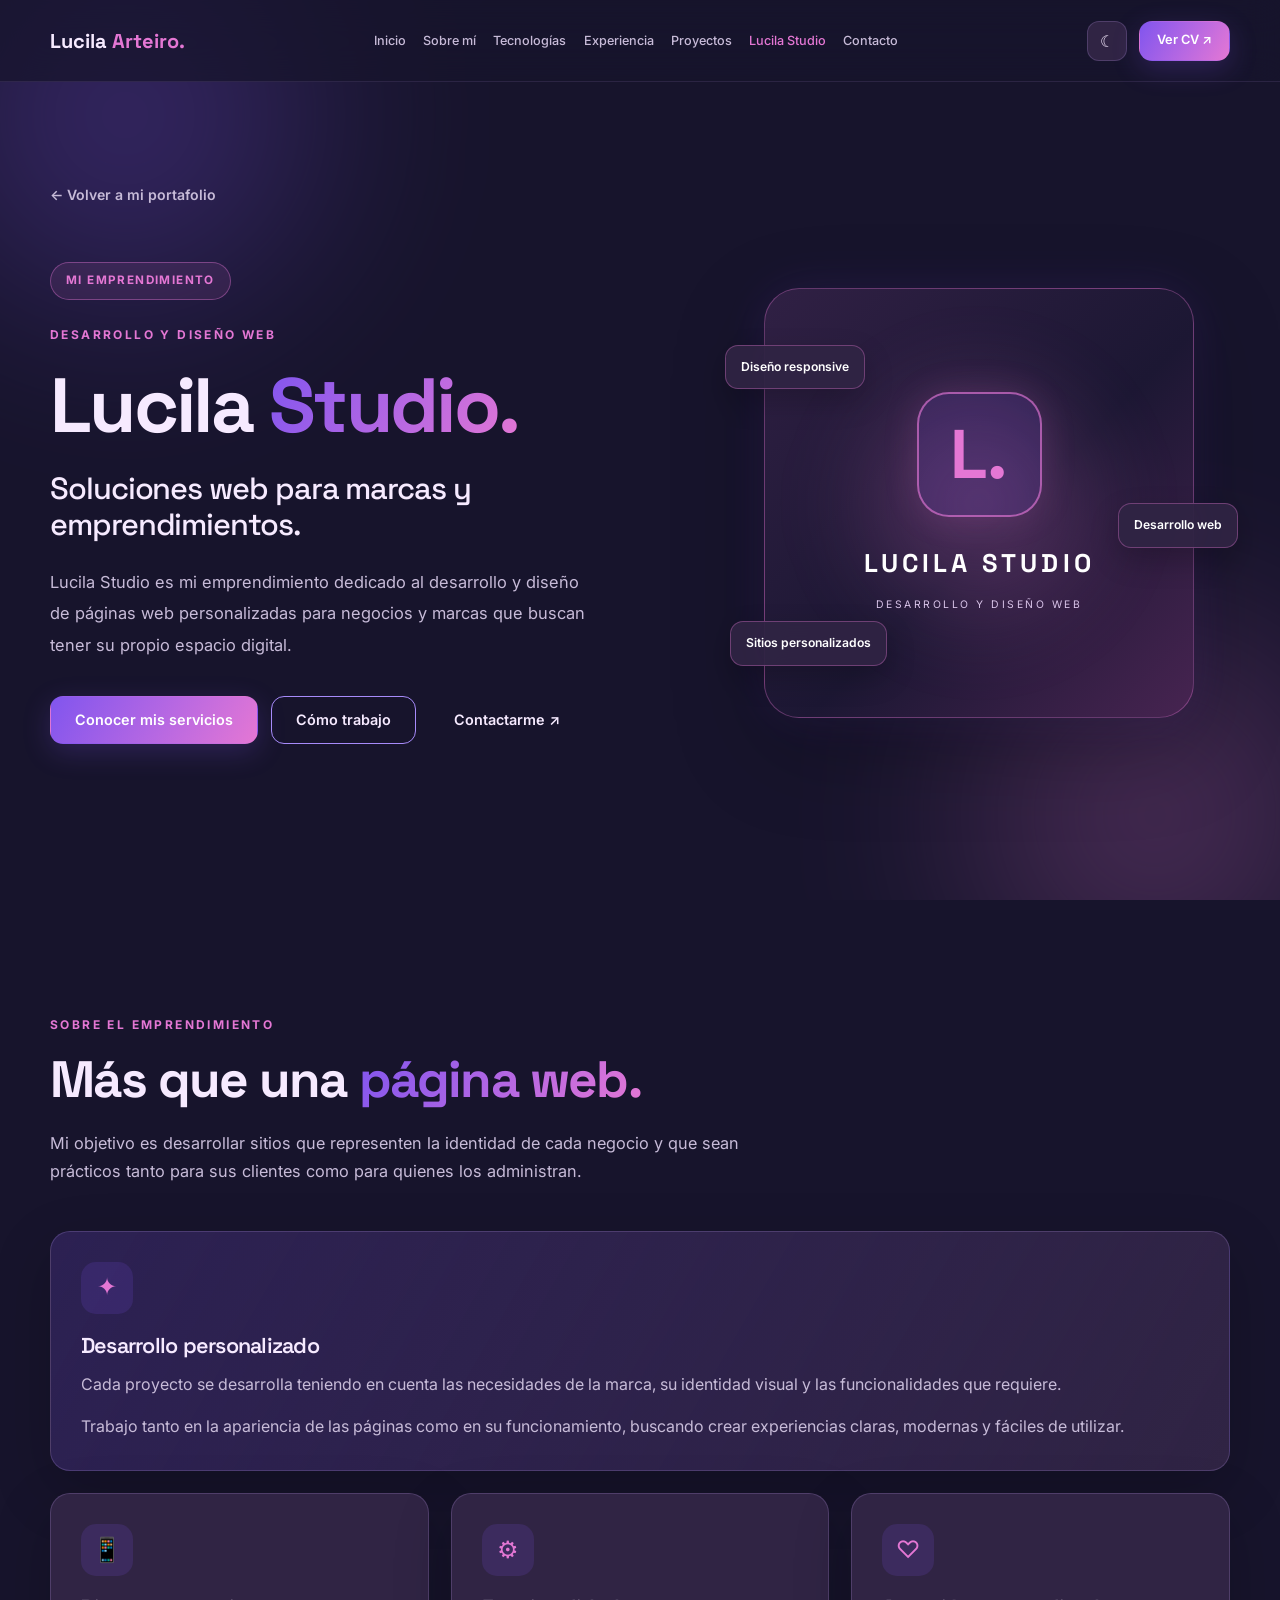
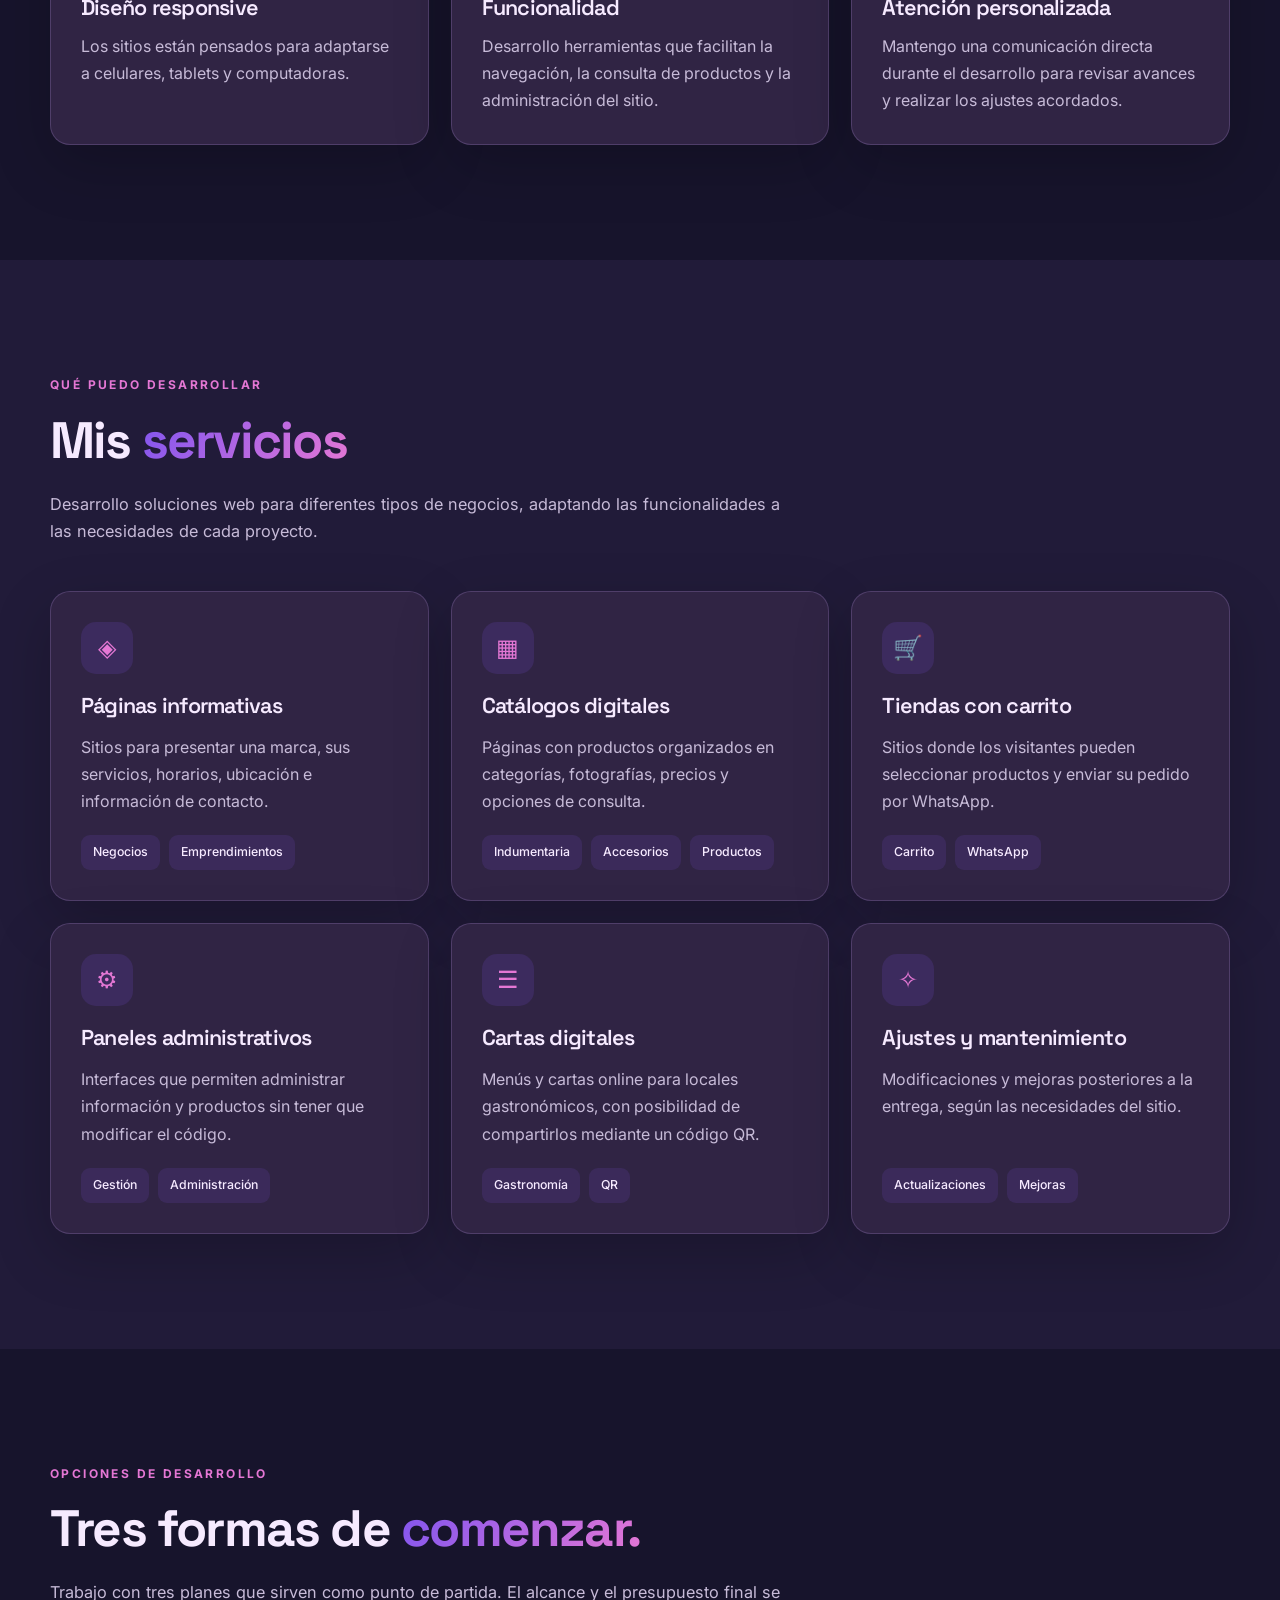
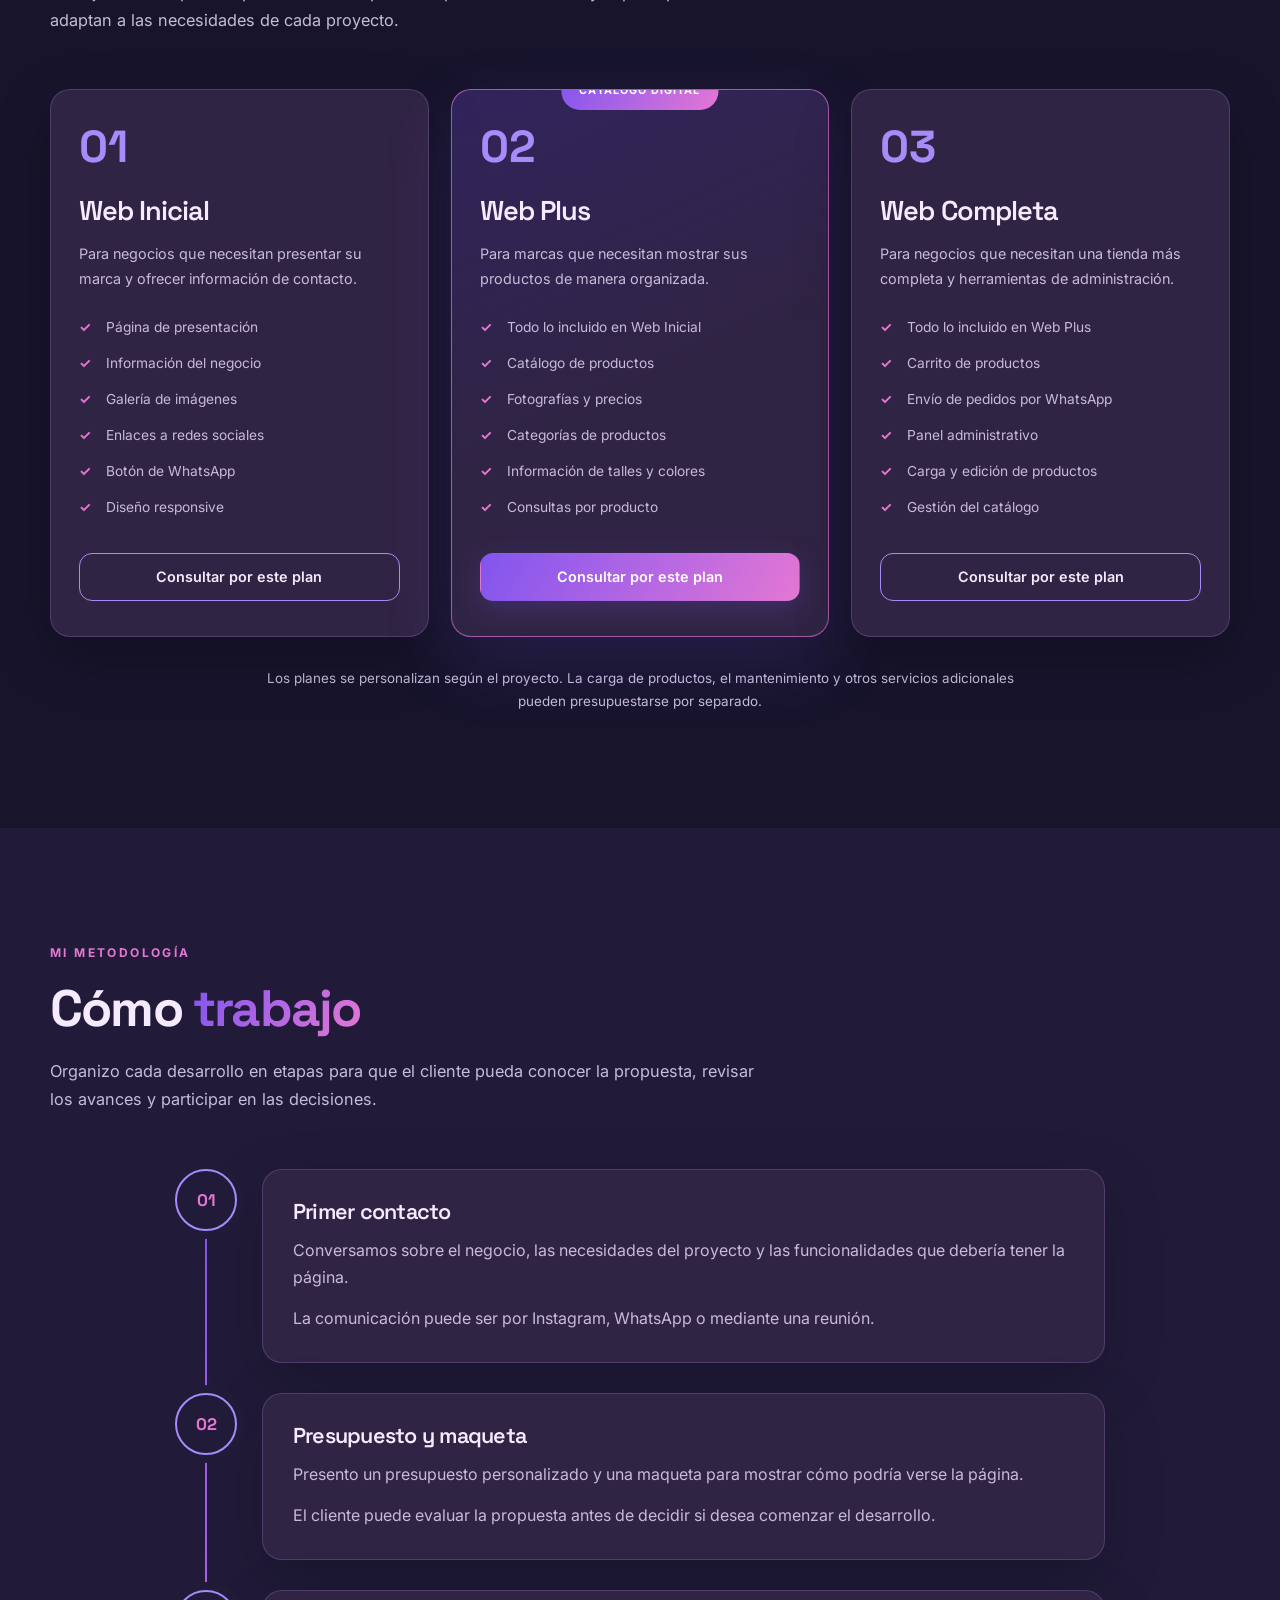
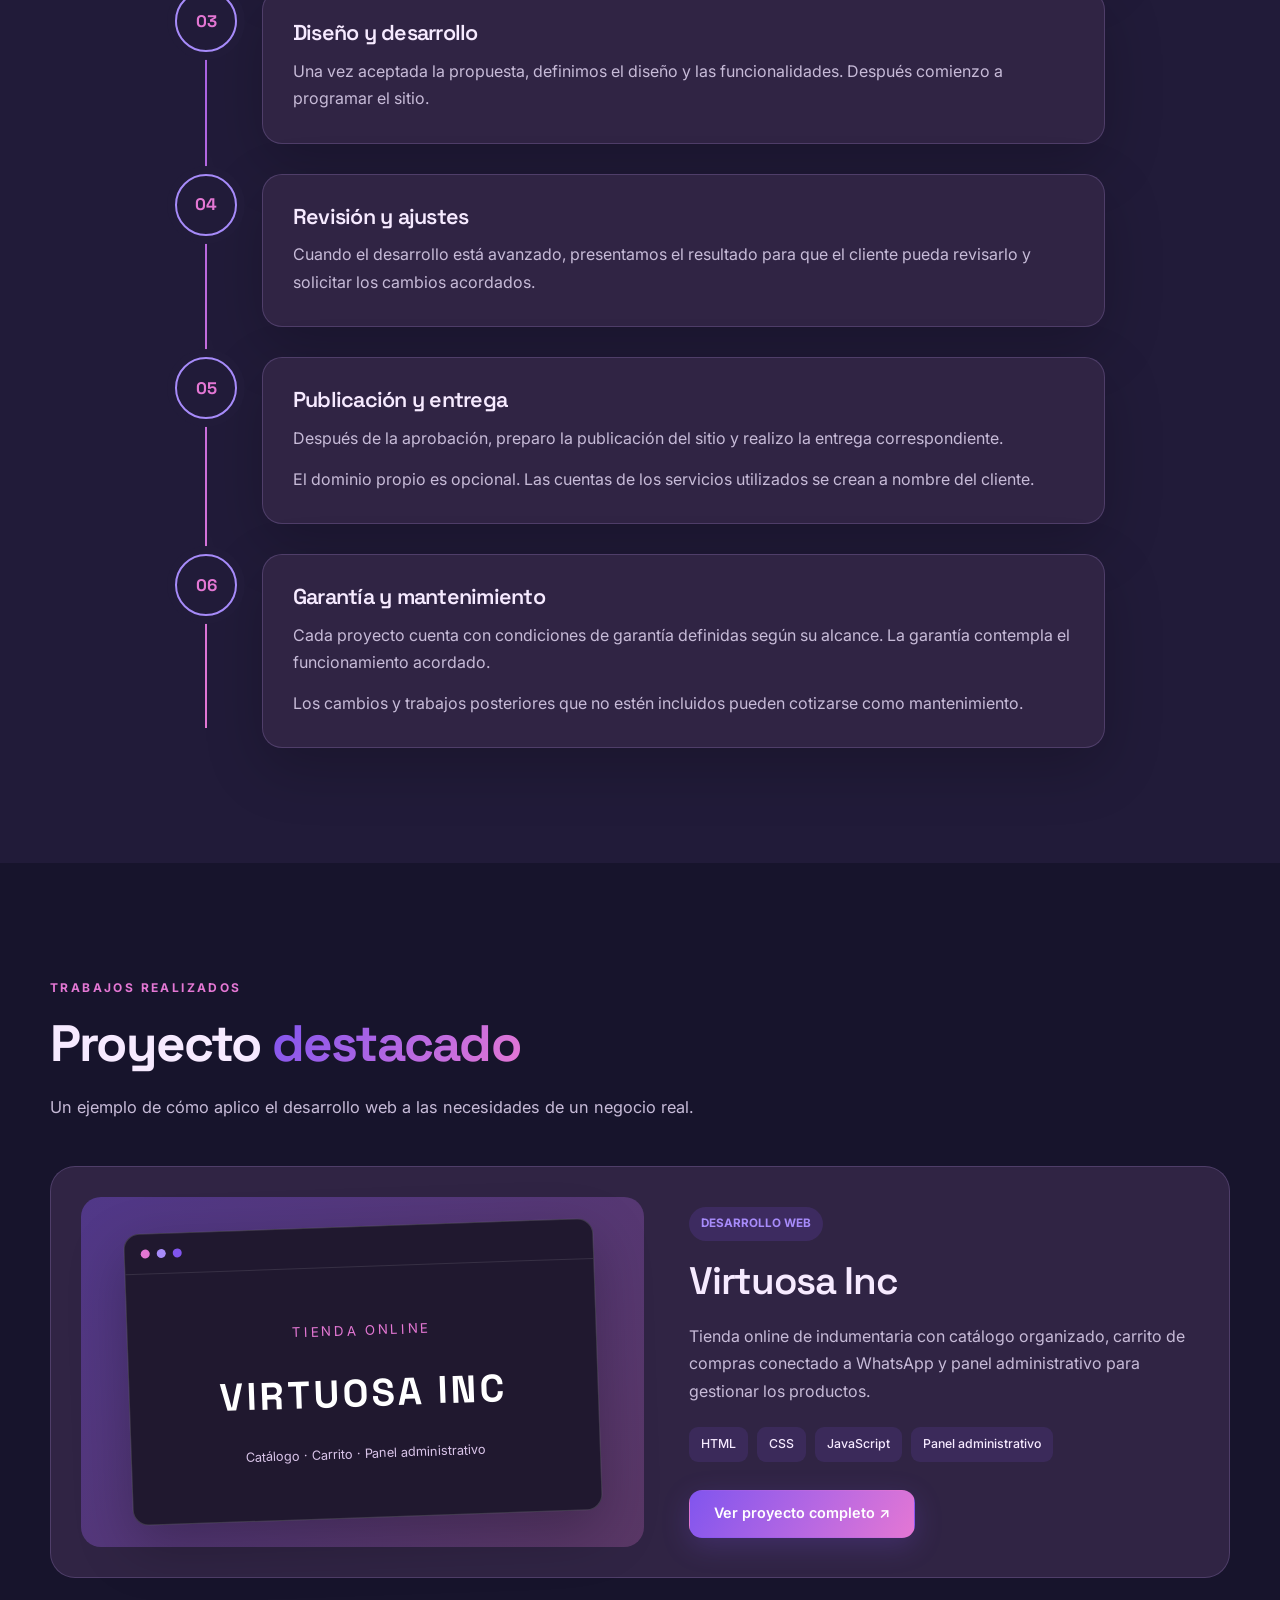
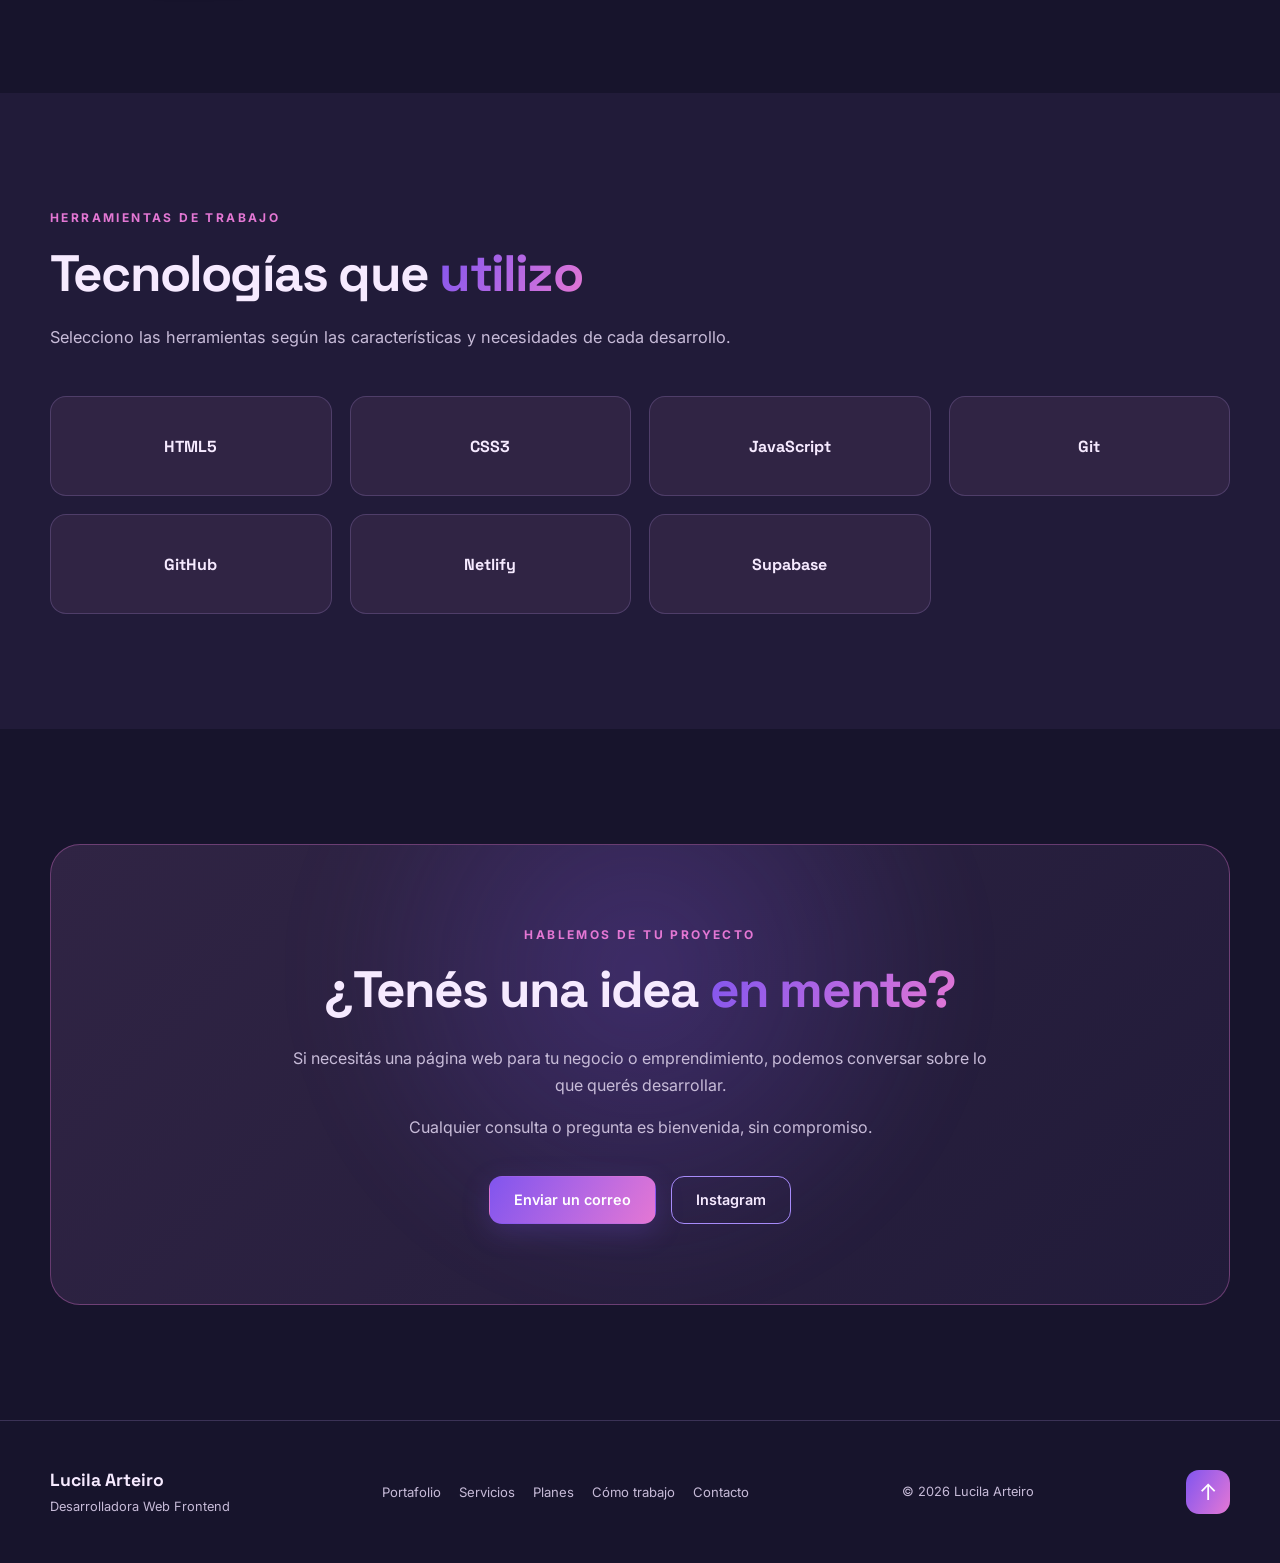
<file: studio.html>
<!DOCTYPE html>
<html lang="es">
  <head>
    <meta charset="UTF-8" />

    <meta name="viewport" content="width=device-width, initial-scale=1.0" />

    <meta
      name="description"
      content="Conocé Lucila Studio, mi emprendimiento de desarrollo y diseño web para negocios, marcas y emprendimientos."
    />

    <title>Lucila Studio | Lucila Arteiro</title>

    <!-- Tipografías -->
    <link rel="preconnect" href="https://fonts.googleapis.com" />

    <link rel="preconnect" href="https://fonts.gstatic.com" crossorigin />

    <link
      href="https://fonts.googleapis.com/css2?family=Inter:wght@400;500;600;700&family=Space+Grotesk:wght@400;500;600;700&display=swap"
      rel="stylesheet"
    />
    <!-- favicon -->
    <link rel="icon" type="image/png" href="./assets/favicon (2).png" />

    <!-- Estilos -->
    <link rel="stylesheet" href="styles.css" />
    <link rel="stylesheet" href="studio.css" />

    <!-- JavaScript -->
    <script src="app.js" defer></script>
    <script src="studio.js" defer></script>
  </head>

  <body>
    <!-- =====================================
       ENCABEZADO
  ====================================== -->

    <header class="header">
      <nav class="nav container" aria-label="Navegación principal">
        <a href="index.html#inicio" class="brand">
          Lucila <span>Arteiro.</span>
        </a>

        <button
          class="menu-toggle"
          aria-label="Abrir menú"
          aria-expanded="false"
          aria-controls="nav-links"
        >
          ☰
        </button>

        <div class="nav-links" id="nav-links">
          <a href="index.html#inicio"> Inicio </a>

          <a href="index.html#sobre-mi"> Sobre mí </a>

          <a href="index.html#tecnologias"> Tecnologías </a>

          <a href="index.html#experiencia"> Experiencia </a>

          <a href="index.html#proyectos"> Proyectos </a>

          <a href="#studio-inicio" class="active"> Lucila Studio </a>

          <a href="index.html#contacto"> Contacto </a>
        </div>

        <div class="nav-actions">
          <button
            class="theme-toggle"
            aria-label="Cambiar tema"
            title="Cambiar tema"
          >
            ☾
          </button>

          <a
            href="assets/cv-lucila-arteiro.pdf"
            target="_blank"
            rel="noopener"
            class="btn btn-primary btn-small"
          >
            Ver CV ↗
          </a>
        </div>
      </nav>
    </header>

    <main>
      <!-- =====================================
         1. PORTADA LUCILA STUDIO
    ====================================== -->

      <section class="studio-hero" id="studio-inicio">
        <div class="glow glow-one"></div>
        <div class="glow glow-two"></div>

        <div class="container">
          <a href="index.html" class="studio-back">
            ← Volver a mi portafolio
          </a>

          <div class="studio-hero-grid">
            <div class="studio-hero-content">
              <span class="studio-badge"> MI EMPRENDIMIENTO </span>

              <p class="eyebrow">DESARROLLO Y DISEÑO WEB</p>

              <h1>
                Lucila
                <span class="gradient-text"> Studio. </span>
              </h1>

              <h2>Soluciones web para marcas y emprendimientos.</h2>

              <p class="studio-hero-description">
                Lucila Studio es mi emprendimiento dedicado al desarrollo y
                diseño de páginas web personalizadas para negocios y marcas que
                buscan tener su propio espacio digital.
              </p>

              <div class="studio-hero-actions">
                <a href="#servicios" class="btn btn-primary">
                  Conocer mis servicios
                </a>

                <a href="#proceso" class="btn btn-outline"> Cómo trabajo </a>

                <a href="#studio-contacto" class="btn btn-ghost">
                  Contactarme ↗
                </a>
              </div>
            </div>

            <!-- Identidad visual -->
            <div class="studio-hero-visual">
              <div class="studio-identity-card">
                <div class="studio-identity-glow"></div>

                <div class="studio-identity-logo">
                  <span class="studio-identity-symbol"> L. </span>

                  <strong> LUCILA STUDIO </strong>

                  <small> DESARROLLO Y DISEÑO WEB </small>
                </div>

                <span class="studio-float studio-float-one">
                  Diseño responsive
                </span>

                <span class="studio-float studio-float-two">
                  Desarrollo web
                </span>

                <span class="studio-float studio-float-three">
                  Sitios personalizados
                </span>
              </div>
            </div>
          </div>
        </div>
      </section>

      <!-- =====================================
         2. ACERCA DE LUCILA STUDIO
    ====================================== -->

      <section class="section" id="sobre-studio">
        <div class="container">
          <p class="eyebrow">SOBRE EL EMPRENDIMIENTO</p>

          <h2>
            Más que una
            <span class="gradient-text"> página web. </span>
          </h2>

          <p class="section-intro">
            Mi objetivo es desarrollar sitios que representen la identidad de
            cada negocio y que sean prácticos tanto para sus clientes como para
            quienes los administran.
          </p>

          <div class="studio-about-grid">
            <article class="panel studio-about-main">
              <div class="panel-icon">✦</div>

              <h3>Desarrollo personalizado</h3>

              <p>
                Cada proyecto se desarrolla teniendo en cuenta las necesidades
                de la marca, su identidad visual y las funcionalidades que
                requiere.
              </p>

              <p>
                Trabajo tanto en la apariencia de las páginas como en su
                funcionamiento, buscando crear experiencias claras, modernas y
                fáciles de utilizar.
              </p>
            </article>

            <article class="panel">
              <div class="panel-icon">📱</div>

              <h3>Diseño responsive</h3>

              <p>
                Los sitios están pensados para adaptarse a celulares, tablets y
                computadoras.
              </p>
            </article>

            <article class="panel">
              <div class="panel-icon">⚙</div>

              <h3>Funcionalidad</h3>

              <p>
                Desarrollo herramientas que facilitan la navegación, la consulta
                de productos y la administración del sitio.
              </p>
            </article>

            <article class="panel">
              <div class="panel-icon">♡</div>

              <h3>Atención personalizada</h3>

              <p>
                Mantengo una comunicación directa durante el desarrollo para
                revisar avances y realizar los ajustes acordados.
              </p>
            </article>
          </div>
        </div>
      </section>

      <!-- =====================================
         3. SERVICIOS
    ====================================== -->

      <section class="section section-muted" id="servicios">
        <div class="container">
          <p class="eyebrow">QUÉ PUEDO DESARROLLAR</p>

          <h2>
            Mis
            <span class="gradient-text"> servicios </span>
          </h2>

          <p class="section-intro">
            Desarrollo soluciones web para diferentes tipos de negocios,
            adaptando las funcionalidades a las necesidades de cada proyecto.
          </p>

          <div class="studio-services-grid">
            <article class="panel studio-service-card">
              <div class="panel-icon">◈</div>

              <h3>Páginas informativas</h3>

              <p>
                Sitios para presentar una marca, sus servicios, horarios,
                ubicación e información de contacto.
              </p>

              <div class="chips">
                <span>Negocios</span>
                <span>Emprendimientos</span>
              </div>
            </article>

            <article class="panel studio-service-card">
              <div class="panel-icon">▦</div>

              <h3>Catálogos digitales</h3>

              <p>
                Páginas con productos organizados en categorías, fotografías,
                precios y opciones de consulta.
              </p>

              <div class="chips">
                <span>Indumentaria</span>
                <span>Accesorios</span>
                <span>Productos</span>
              </div>
            </article>

            <article class="panel studio-service-card">
              <div class="panel-icon">🛒</div>

              <h3>Tiendas con carrito</h3>

              <p>
                Sitios donde los visitantes pueden seleccionar productos y
                enviar su pedido por WhatsApp.
              </p>

              <div class="chips">
                <span>Carrito</span>
                <span>WhatsApp</span>
              </div>
            </article>

            <article class="panel studio-service-card">
              <div class="panel-icon">⚙</div>

              <h3>Paneles administrativos</h3>

              <p>
                Interfaces que permiten administrar información y productos sin
                tener que modificar el código.
              </p>

              <div class="chips">
                <span>Gestión</span>
                <span>Administración</span>
              </div>
            </article>

            <article class="panel studio-service-card">
              <div class="panel-icon">☰</div>

              <h3>Cartas digitales</h3>

              <p>
                Menús y cartas online para locales gastronómicos, con
                posibilidad de compartirlos mediante un código QR.
              </p>

              <div class="chips">
                <span>Gastronomía</span>
                <span>QR</span>
              </div>
            </article>

            <article class="panel studio-service-card">
              <div class="panel-icon">✧</div>

              <h3>Ajustes y mantenimiento</h3>

              <p>
                Modificaciones y mejoras posteriores a la entrega, según las
                necesidades del sitio.
              </p>

              <div class="chips">
                <span>Actualizaciones</span>
                <span>Mejoras</span>
              </div>
            </article>
          </div>
        </div>
      </section>

      <!-- =====================================
         4. PLANES WEB
    ====================================== -->

      <section class="section" id="planes">
        <div class="container">
          <p class="eyebrow">OPCIONES DE DESARROLLO</p>

          <h2>
            Tres formas de
            <span class="gradient-text"> comenzar. </span>
          </h2>

          <p class="section-intro">
            Trabajo con tres planes que sirven como punto de partida. El alcance
            y el presupuesto final se adaptan a las necesidades de cada
            proyecto.
          </p>

          <div class="studio-plans-grid">
            <!-- PLAN 1 -->
            <article class="panel studio-plan-card">
              <span class="studio-plan-number"> 01 </span>

              <h3>Web Inicial</h3>

              <p>
                Para negocios que necesitan presentar su marca y ofrecer
                información de contacto.
              </p>

              <ul class="studio-plan-list">
                <li>Página de presentación</li>

                <li>Información del negocio</li>

                <li>Galería de imágenes</li>

                <li>Enlaces a redes sociales</li>

                <li>Botón de WhatsApp</li>

                <li>Diseño responsive</li>
              </ul>

              <a href="#studio-contacto" class="btn btn-outline">
                Consultar por este plan
              </a>
            </article>

            <!-- PLAN 2 -->
            <article class="panel studio-plan-card studio-plan-featured">
              <span class="studio-plan-highlight"> CATÁLOGO DIGITAL </span>

              <span class="studio-plan-number"> 02 </span>

              <h3>Web Plus</h3>

              <p>
                Para marcas que necesitan mostrar sus productos de manera
                organizada.
              </p>

              <ul class="studio-plan-list">
                <li>Todo lo incluido en Web Inicial</li>

                <li>Catálogo de productos</li>

                <li>Fotografías y precios</li>

                <li>Categorías de productos</li>

                <li>Información de talles y colores</li>

                <li>Consultas por producto</li>
              </ul>

              <a href="#studio-contacto" class="btn btn-primary">
                Consultar por este plan
              </a>
            </article>

            <!-- PLAN 3 -->
            <article class="panel studio-plan-card">
              <span class="studio-plan-number"> 03 </span>

              <h3>Web Completa</h3>

              <p>
                Para negocios que necesitan una tienda más completa y
                herramientas de administración.
              </p>

              <ul class="studio-plan-list">
                <li>Todo lo incluido en Web Plus</li>

                <li>Carrito de productos</li>

                <li>Envío de pedidos por WhatsApp</li>

                <li>Panel administrativo</li>

                <li>Carga y edición de productos</li>

                <li>Gestión del catálogo</li>
              </ul>

              <a href="#studio-contacto" class="btn btn-outline">
                Consultar por este plan
              </a>
            </article>
          </div>

          <p class="studio-plans-note">
            Los planes se personalizan según el proyecto. La carga de productos,
            el mantenimiento y otros servicios adicionales pueden presupuestarse
            por separado.
          </p>
        </div>
      </section>

      <!-- =====================================
         5. PROCESO DE TRABAJO
    ====================================== -->

      <section class="section section-muted" id="proceso">
        <div class="container">
          <p class="eyebrow">MI METODOLOGÍA</p>

          <h2>
            Cómo
            <span class="gradient-text"> trabajo </span>
          </h2>

          <p class="section-intro">
            Organizo cada desarrollo en etapas para que el cliente pueda conocer
            la propuesta, revisar los avances y participar en las decisiones.
          </p>

          <div class="studio-process">
            <article class="studio-process-step">
              <span class="studio-step-number"> 01 </span>

              <div class="panel">
                <h3>Primer contacto</h3>

                <p>
                  Conversamos sobre el negocio, las necesidades del proyecto y
                  las funcionalidades que debería tener la página.
                </p>

                <p>
                  La comunicación puede ser por Instagram, WhatsApp o mediante
                  una reunión.
                </p>
              </div>
            </article>

            <article class="studio-process-step">
              <span class="studio-step-number"> 02 </span>

              <div class="panel">
                <h3>Presupuesto y maqueta</h3>

                <p>
                  Presento un presupuesto personalizado y una maqueta para
                  mostrar cómo podría verse la página.
                </p>

                <p>
                  El cliente puede evaluar la propuesta antes de decidir si
                  desea comenzar el desarrollo.
                </p>
              </div>
            </article>

            <article class="studio-process-step">
              <span class="studio-step-number"> 03 </span>

              <div class="panel">
                <h3>Diseño y desarrollo</h3>

                <p>
                  Una vez aceptada la propuesta, definimos el diseño y las
                  funcionalidades. Después comienzo a programar el sitio.
                </p>
              </div>
            </article>

            <article class="studio-process-step">
              <span class="studio-step-number"> 04 </span>

              <div class="panel">
                <h3>Revisión y ajustes</h3>

                <p>
                  Cuando el desarrollo está avanzado, presentamos el resultado
                  para que el cliente pueda revisarlo y solicitar los cambios
                  acordados.
                </p>
              </div>
            </article>

            <article class="studio-process-step">
              <span class="studio-step-number"> 05 </span>

              <div class="panel">
                <h3>Publicación y entrega</h3>

                <p>
                  Después de la aprobación, preparo la publicación del sitio y
                  realizo la entrega correspondiente.
                </p>

                <p>
                  El dominio propio es opcional. Las cuentas de los servicios
                  utilizados se crean a nombre del cliente.
                </p>
              </div>
            </article>

            <article class="studio-process-step">
              <span class="studio-step-number"> 06 </span>

              <div class="panel">
                <h3>Garantía y mantenimiento</h3>

                <p>
                  Cada proyecto cuenta con condiciones de garantía definidas
                  según su alcance. La garantía contempla el funcionamiento
                  acordado.
                </p>

                <p>
                  Los cambios y trabajos posteriores que no estén incluidos
                  pueden cotizarse como mantenimiento.
                </p>
              </div>
            </article>
          </div>
        </div>
      </section>

      <!-- =====================================
         6. PROYECTO DESTACADO
    ====================================== -->

      <section class="section" id="studio-proyectos">
        <div class="container">
          <p class="eyebrow">TRABAJOS REALIZADOS</p>

          <h2>
            Proyecto
            <span class="gradient-text"> destacado </span>
          </h2>

          <p class="section-intro">
            Un ejemplo de cómo aplico el desarrollo web a las necesidades de un
            negocio real.
          </p>

          <article class="studio-featured-project">
            <div class="studio-project-preview">
              <div class="studio-browser">
                <div class="studio-browser-bar">
                  <span></span>
                  <span></span>
                  <span></span>
                </div>

                <div class="studio-browser-content">
                  <small> TIENDA ONLINE </small>

                  <strong> VIRTUOSA INC </strong>

                  <p>Catálogo · Carrito · Panel administrativo</p>
                </div>
              </div>
            </div>

            <div class="studio-project-info">
              <span class="tag"> DESARROLLO WEB </span>

              <h3>Virtuosa Inc</h3>

              <p>
                Tienda online de indumentaria con catálogo organizado, carrito
                de compras conectado a WhatsApp y panel administrativo para
                gestionar los productos.
              </p>

              <div class="chips">
                <span>HTML</span>
                <span>CSS</span>
                <span>JavaScript</span>
                <span>Panel administrativo</span>
              </div>

              <a href="proyecto.html?id=virtuosa" class="btn btn-primary">
                Ver proyecto completo ↗
              </a>
            </div>
          </article>
        </div>
      </section>

      <!-- =====================================
         7. HERRAMIENTAS
    ====================================== -->

      <section class="section section-muted" id="studio-herramientas">
        <div class="container">
          <p class="eyebrow">HERRAMIENTAS DE TRABAJO</p>

          <h2>
            Tecnologías que
            <span class="gradient-text"> utilizo </span>
          </h2>

          <p class="section-intro">
            Selecciono las herramientas según las características y necesidades
            de cada desarrollo.
          </p>

          <div class="studio-tools-grid">
            <div class="studio-tool">
              <span>HTML5</span>
            </div>

            <div class="studio-tool">
              <span>CSS3</span>
            </div>

            <div class="studio-tool">
              <span>JavaScript</span>
            </div>

            <div class="studio-tool">
              <span>Git</span>
            </div>

            <div class="studio-tool">
              <span>GitHub</span>
            </div>

            <div class="studio-tool">
              <span>Netlify</span>
            </div>

            <div class="studio-tool">
              <span>Supabase</span>
            </div>
          </div>
        </div>
      </section>

      <!-- =====================================
         8. CONTACTO
    ====================================== -->

      <section class="section studio-contact-section" id="studio-contacto">
        <div class="container">
          <div class="studio-contact-card">
            <div class="studio-contact-glow"></div>

            <div class="studio-contact-content">
              <p class="eyebrow">HABLEMOS DE TU PROYECTO</p>

              <h2>
                ¿Tenés una idea
                <span class="gradient-text"> en mente? </span>
              </h2>

              <p>
                Si necesitás una página web para tu negocio o emprendimiento,
                podemos conversar sobre lo que querés desarrollar.
              </p>

              <p>
                Cualquier consulta o pregunta es bienvenida, sin compromiso.
              </p>

              <div class="studio-contact-actions">
                <a
                  href="mailto:lucilaarteiro2003@gmail.com?subject=Consulta%20para%20Lucila%20Studio"
                  class="btn btn-primary"
                >
                  Enviar un correo
                </a>

                <a
                  href="https://www.instagram.com/"
                  class="btn btn-outline"
                  target="_blank"
                  rel="noopener noreferrer"
                >
                  Instagram
                </a>
              </div>
            </div>
          </div>
        </div>
      </section>
    </main>

    <!-- =====================================
       FOOTER
  ====================================== -->

    <footer class="footer">
      <div class="container footer-inner">
        <div>
          <strong> Lucila Arteiro </strong>

          <p>Desarrolladora Web Frontend</p>
        </div>

        <div class="footer-links">
          <a href="index.html"> Portafolio </a>

          <a href="#servicios"> Servicios </a>

          <a href="#planes"> Planes </a>

          <a href="#proceso"> Cómo trabajo </a>

          <a href="#studio-contacto"> Contacto </a>
        </div>

        <p>
          © <span id="year"></span>
          Lucila Arteiro
        </p>

        <a href="#studio-inicio" class="back-top" aria-label="Volver arriba">
          ↑
        </a>
      </div>
    </footer>
  </body>
</html>
</file>
<file: styles.css>
/* =========================================
   LUCILA ARTEIRO — PORTAFOLIO PROFESIONAL
   styles.css
========================================= */

/* =========================================
   1. VARIABLES Y TEMAS
========================================= */

:root {
  --bg: #17142c;
  --bg-soft: #211b39;
  --surface: #302444;
  --surface-hover: #3c2d56;

  --text: #f6eaff;
  --text-muted: #c7bbd8;

  --primary: #8155ee;
  --primary-light: #a78bfa;
  --pink: #e477d4;

  --border: rgba(185, 153, 236, 0.22);

  --gradient: linear-gradient(120deg, #8155ee 0%, #b768e2 55%, #e477d4 100%);

  --shadow: 0 20px 60px rgba(0, 0, 0, 0.2);

  --radius: 20px;
  --header-height: 82px;

  --font-title: 'Space Grotesk', sans-serif;
  --font-body: 'Inter', sans-serif;

  color-scheme: dark;
}

/* Tema claro: JavaScript agregará esta clase */

body.light-theme {
  --bg: #f6eaff;
  --bg-soft: #eee3fb;
  --surface: #ffffff;
  --surface-hover: #f3eaff;

  --text: #241735;
  --text-muted: #635575;

  --border: rgba(99, 67, 151, 0.18);

  --shadow: 0 18px 50px rgba(80, 43, 125, 0.1);

  color-scheme: light;
}

/* =========================================
   2. REINICIO GENERAL
========================================= */

* {
  margin: 0;
  padding: 0;
  box-sizing: border-box;
}

html {
  scroll-behavior: smooth;
  scroll-padding-top: 100px;
}

body {
  font-family: var(--font-body);
  background: var(--bg);
  color: var(--text);
  line-height: 1.7;
  overflow-x: hidden;

  transition: background 0.35s ease, color 0.35s ease;
}

body,
button,
input,
textarea,
select {
  font-family: var(--font-body);
}

button,
input,
textarea,
select {
  font-size: inherit;
}

button {
  cursor: pointer;
}

a {
  color: inherit;
  text-decoration: none;
}

img {
  display: block;
  max-width: 100%;
}

ul {
  list-style: none;
}

::selection {
  background: var(--primary);
  color: #fff;
}

:focus-visible {
  outline: 3px solid var(--pink);
  outline-offset: 4px;
}

.container {
  width: min(1180px, calc(100% - 48px));
  margin-inline: auto;
}

.skip-link {
  position: fixed;
  top: -100px;
  left: 20px;
  z-index: 9999;

  padding: 12px 20px;
  border-radius: 10px;

  background: var(--primary);
  color: white;
}

.skip-link:focus {
  top: 15px;
}

/* =========================================
   3. TIPOGRAFÍA
========================================= */

h1,
h2,
h3,
h4 {
  font-family: var(--font-title);
  line-height: 1.15;
  letter-spacing: -0.035em;
}

h1 {
  font-size: clamp(2.8rem, 5vw, 5.2rem);
  font-weight: 700;
}

h2 {
  font-size: clamp(2.1rem, 4vw, 3.5rem);
  font-weight: 700;
}

h3 {
  font-size: 1.35rem;
  font-weight: 600;
}

p {
  color: var(--text-muted);
}

.gradient-text {
  display: inline-block;

  background: var(--gradient);
  background-clip: text;
  -webkit-background-clip: text;

  color: transparent;
  -webkit-text-fill-color: transparent;
}

.eyebrow {
  color: var(--pink);

  font-size: 0.75rem;
  font-weight: 700;

  letter-spacing: 0.2em;
  text-transform: uppercase;

  margin-bottom: 16px;
}

.lead {
  font-size: 1.08rem;
  max-width: 540px;
}

.section-intro {
  max-width: 730px;
  font-size: 1.02rem;
  margin-top: 20px;
  margin-bottom: 42px;
}

/* =========================================
   4. BOTONES
========================================= */

.btn {
  position: relative;

  display: inline-flex;
  align-items: center;
  justify-content: center;
  gap: 10px;

  min-height: 48px;
  padding: 13px 24px;

  border-radius: 13px;
  border: 1px solid transparent;

  font-size: 0.9rem;
  font-weight: 600;
  line-height: 1.3;

  transition: transform 0.25s ease, box-shadow 0.25s ease, background 0.25s ease,
    border-color 0.25s ease;
}

.btn:hover {
  transform: translateY(-4px);
}

.btn:active {
  transform: translateY(-1px);
}

.btn-primary {
  background: var(--gradient);
  color: #fff;

  box-shadow: 0 8px 28px rgba(129, 85, 238, 0.22);
}

.btn-primary:hover {
  box-shadow: 0 14px 35px rgba(129, 85, 238, 0.38);
}

.btn-outline {
  background: transparent;
  color: var(--text);

  border-color: var(--primary-light);
}

.btn-outline:hover {
  background: rgba(129, 85, 238, 0.1);
}

.btn-ghost {
  color: var(--text);
  background: transparent;
}

.btn-ghost:hover {
  color: var(--pink);
}

.btn-small {
  min-height: 40px;
  padding: 10px 17px;
  font-size: 0.8rem;
}

.text-link {
  display: inline-flex;
  align-items: center;
  gap: 7px;

  width: fit-content;

  color: var(--pink);
  font-size: 0.9rem;
  font-weight: 600;

  transition: color 0.2s ease, transform 0.2s ease;
}

.text-link:hover {
  color: var(--primary-light);
  transform: translateX(4px);
}

/* =========================================
   5. ENCABEZADO
========================================= */

.header {
  position: fixed;
  top: 0;
  left: 0;

  width: 100%;
  height: var(--header-height);

  z-index: 1000;

  background: rgba(23, 20, 44, 0.75);

  backdrop-filter: blur(18px);
  -webkit-backdrop-filter: blur(18px);

  border-bottom: 1px solid rgba(185, 153, 236, 0.12);

  transition: background 0.3s ease, box-shadow 0.3s ease;
}

.light-theme .header {
  background: rgba(246, 234, 255, 0.82);
}

.header.scrolled {
  box-shadow: 0 10px 35px rgba(0, 0, 0, 0.12);
}

.nav {
  height: 100%;

  display: flex;
  align-items: center;
  justify-content: space-between;

  gap: 22px;
}

.brand {
  font-family: var(--font-title);
  font-size: 1.25rem;
  font-weight: 700;

  white-space: nowrap;
}

.brand span {
  color: var(--pink);
}

.nav-links {
  display: flex;
  align-items: center;
  gap: clamp(10px, 1.35vw, 23px);
}

.nav-links a {
  font-size: 0.79rem;
  font-weight: 500;
  white-space: nowrap;

  color: var(--text-muted);

  transition: color 0.2s ease;
}

.nav-links a:hover,
.nav-links a.active {
  color: var(--pink);
}

.nav-actions {
  display: flex;
  align-items: center;
  gap: 12px;
}

.theme-toggle,
.menu-toggle {
  display: grid;
  place-items: center;

  width: 40px;
  height: 40px;

  border-radius: 12px;
  border: 1px solid var(--border);

  background: var(--surface);
  color: var(--text);

  transition: background 0.2s ease, transform 0.2s ease;
}

.theme-toggle:hover,
.menu-toggle:hover {
  background: var(--surface-hover);
  transform: translateY(-2px);
}

.menu-toggle {
  display: none;
}

/* =========================================
   6. PORTADA
========================================= */

.hero {
  position: relative;

  min-height: 100svh;

  display: flex;
  align-items: center;

  padding-top: calc(var(--header-height) + 65px);
  padding-bottom: 105px;

  isolation: isolate;
  overflow: hidden;
}

.hero-grid {
  display: grid;
  grid-template-columns: 1.15fr 0.85fr;

  align-items: center;
  gap: 65px;

  position: relative;
  z-index: 2;
}

/* Luces de fondo */

.glow {
  position: absolute;
  z-index: -1;

  width: 570px;
  height: 570px;

  border-radius: 50%;

  filter: blur(80px);
  pointer-events: none;

  opacity: 0.45;
}

.glow-one {
  top: -170px;
  left: -160px;

  background: radial-gradient(circle, rgba(129, 85, 238, 0.8), transparent 70%);

  animation: glowMoveOne 18s ease-in-out infinite alternate;
}

.glow-two {
  right: -160px;
  bottom: -200px;

  background: radial-gradient(
    circle,
    rgba(228, 119, 212, 0.65),
    transparent 70%
  );

  animation: glowMoveTwo 22s ease-in-out infinite alternate;
}

@keyframes glowMoveOne {
  from {
    transform: translate(0, 0) scale(1);
  }

  to {
    transform: translate(100px, 70px) scale(1.2);
  }
}

@keyframes glowMoveTwo {
  from {
    transform: translate(0, 0) scale(1);
  }

  to {
    transform: translate(-110px, -80px) scale(1.15);
  }
}

/* Presentación */

.hero-copy {
  position: relative;
  z-index: 3;
}

.availability {
  display: inline-flex;
  align-items: center;

  padding: 8px 15px;
  margin-bottom: 28px;

  border: 1px solid rgba(122, 222, 165, 0.35);
  border-radius: 50px;

  background: rgba(69, 169, 113, 0.1);
  color: #a6efc0;

  font-size: 0.77rem;
  font-weight: 600;
}

.light-theme .availability {
  color: #237947;
  background: #e5f7e9;
}

.hero h1 {
  margin-bottom: 20px;
}

.hero h1 .gradient-text {
  display: block;
}

.hero h2 {
  font-size: clamp(1.3rem, 2.3vw, 1.9rem);

  color: var(--text);
  margin-bottom: 22px;
}

.hero-buttons {
  display: flex;
  flex-wrap: wrap;

  gap: 13px;
  margin-top: 34px;
}

/* Animación de entrada */

.enter {
  opacity: 0;
  transform: translateY(22px);

  animation: heroEnter 0.8s ease forwards;
}

.hero-copy .enter:nth-child(1) {
  animation-delay: 0.1s;
}

.hero-copy .enter:nth-child(2) {
  animation-delay: 0.2s;
}

.hero-copy .enter:nth-child(3) {
  animation-delay: 0.35s;
}

.hero-copy .enter:nth-child(4) {
  animation-delay: 0.5s;
}

.hero-copy .enter:nth-child(5) {
  animation-delay: 0.65s;
}

.hero-copy .enter:nth-child(6) {
  animation-delay: 0.8s;
}

.hero-art.enter {
  animation-delay: 0.85s;
}

@keyframes heroEnter {
  to {
    opacity: 1;
    transform: translateY(0);
  }
}

/* =========================================
   7. FOTOGRAFÍA Y EFECTO 3D
========================================= */

.hero-art {
  display: flex;
  justify-content: center;
  align-items: center;

  min-width: 0;
  perspective: 1000px;
}

.portrait-tilt {
  position: relative;

  width: min(100%, 370px);
  aspect-ratio: 4 / 5;

  transform-style: preserve-3d;

  transition: transform 0.25s ease-out;
  will-change: transform;
}

.portrait {
  width: 100%;
  height: 100%;

  overflow: hidden;

  border-radius: 30px;
  border: 3px solid rgba(175, 128, 255, 0.7);

  background: linear-gradient(135deg, #493365, #241b3a);

  box-shadow: 0 0 40px rgba(129, 85, 238, 0.22), 0 25px 70px rgba(0, 0, 0, 0.25);
}

.portrait img {
  width: 100%;
  height: 100%;
  object-fit: cover;
  object-position: center;
}

.portrait-placeholder {
  width: 100%;
  height: 100%;

  flex-direction: column;
  align-items: center;
  justify-content: center;
  gap: 10px;

  text-align: center;
  padding: 20px;
}

.portrait-placeholder span {
  font-size: 4rem;
  color: var(--pink);
}

.portrait-placeholder p {
  color: white;
  font-weight: 600;
}

.portrait-placeholder small {
  color: #d2bce9;
}

/* Tarjetas tecnológicas flotantes */

.tech-float {
  position: absolute;
  z-index: 5;

  display: inline-flex;
  align-items: center;
  justify-content: center;

  min-width: 90px;

  padding: 12px 17px;

  border-radius: 14px;
  border: 1px solid rgba(228, 119, 212, 0.4);

  background: rgba(48, 36, 68, 0.9);
  color: #fff;

  font-size: 0.84rem;
  font-weight: 700;

  box-shadow: 0 15px 35px rgba(0, 0, 0, 0.2);

  backdrop-filter: blur(12px);
  -webkit-backdrop-filter: blur(12px);

  animation: floatTech 5s ease-in-out infinite;
}

.float-html {
  top: 14%;
  left: -50px;
  animation-delay: 0s;
}

.float-css {
  top: 48%;
  right: -55px;
  animation-delay: 1.1s;
}

.float-js {
  bottom: 8%;
  left: -38px;
  animation-delay: 2.2s;
}

@keyframes floatTech {
  0%,
  100% {
    transform: translateY(0);
  }

  50% {
    transform: translateY(-13px);
  }
}

/* Indicador para bajar */

.scroll-hint {
  position: absolute;
  bottom: 30px;
  left: 50%;

  transform: translateX(-50%);

  color: var(--text-muted);
  font-size: 0.78rem;

  animation: scrollBounce 2.5s ease-in-out infinite;
}

@keyframes scrollBounce {
  0%,
  100% {
    transform: translate(-50%, 0);
  }

  50% {
    transform: translate(-50%, -8px);
  }
}

/* =========================================
   8. SECCIONES
========================================= */

.section {
  padding: 115px 0;
  position: relative;
}

.section-muted {
  background: var(--bg-soft);
}

.section h2 {
  max-width: 850px;
}

/* =========================================
   9. TARJETAS GENERALES
========================================= */

.panel {
  background: var(--surface);

  border: 1px solid var(--border);
  border-radius: var(--radius);

  padding: 30px;

  box-shadow: var(--shadow);

  transition: transform 0.3s ease, background 0.3s ease, border-color 0.3s ease,
    box-shadow 0.3s ease;
}

.panel:hover {
  transform: translateY(-5px);

  border-color: rgba(185, 153, 236, 0.5);

  box-shadow: 0 25px 60px rgba(0, 0, 0, 0.16);
}

.panel h3 {
  margin-bottom: 12px;
}

.panel-icon {
  display: grid;
  place-items: center;

  width: 52px;
  height: 52px;

  margin-bottom: 20px;

  border-radius: 15px;

  background: rgba(129, 85, 238, 0.15);
  color: var(--pink);

  font-size: 1.5rem;
}

/* =========================================
   10. SOBRE MÍ
========================================= */

.about-grid {
  display: grid;
  grid-template-columns: repeat(2, minmax(0, 1fr));

  gap: 22px;
}

.about-wide {
  grid-column: span 2;
}

.about-grid .panel {
  min-height: 230px;
}

.about-grid details {
  margin-top: 22px;
}

details {
  border-top: 1px solid var(--border);
  padding-top: 16px;
}

summary {
  cursor: pointer;

  color: var(--pink);
  font-weight: 600;
  font-size: 0.9rem;

  list-style-position: inside;
}

details[open] summary {
  margin-bottom: 14px;
}

details p + p {
  margin-top: 12px;
}

.github-panel {
  background: linear-gradient(135deg, rgba(129, 85, 238, 0.3), var(--surface));
}

.github-panel .text-link {
  margin-top: 20px;
}

/* =========================================
   11. TECNOLOGÍAS Y PESTAÑAS
========================================= */

.tabs {
  display: flex;
  flex-wrap: wrap;
  gap: 12px;

  margin-bottom: 32px;
}

.tab {
  padding: 12px 22px;

  border-radius: 50px;
  border: 1px solid var(--border);

  background: var(--surface);
  color: var(--text-muted);

  font-size: 0.88rem;
  font-weight: 600;

  transition: transform 0.2s ease, background 0.2s ease, color 0.2s ease;
}

.tab:hover {
  transform: translateY(-2px);
  color: var(--text);
}

.tab.active,
.tab[aria-selected='true'] {
  background: var(--gradient);
  color: #fff;
  border-color: transparent;
}

.tech-grid {
  display: grid;
  grid-template-columns: repeat(3, minmax(0, 1fr));

  gap: 20px;
}

.tech-card {
  min-height: 145px;

  display: flex;
  flex-direction: column;
  align-items: center;
  justify-content: center;
  gap: 12px;

  padding: 25px;

  border: 1px solid var(--border);
  border-radius: 18px;

  background: var(--surface);
  color: var(--text);

  text-align: center;

  transition: transform 0.3s ease, background 0.3s ease, border-color 0.3s ease;
}

.tech-card:hover,
.tech-card.active {
  transform: translateY(-5px);
  border-color: var(--pink);
  background: var(--surface-hover);
}

.tech-icon {
  display: grid;
  place-items: center;

  width: 54px;
  height: 54px;

  border-radius: 15px;

  background: rgba(129, 85, 238, 0.17);
  color: var(--pink);

  font-family: var(--font-title);
  font-size: 1.1rem;
  font-weight: 700;
}

.tech-name {
  font-weight: 700;
  font-size: 1rem;
}

.tech-description {
  color: var(--text-muted);
  font-size: 0.82rem;
  line-height: 1.6;
}

/* =========================================
   12. EXPERIENCIA
========================================= */

.timeline {
  position: relative;

  max-width: 900px;

  margin-top: 55px;
  padding-left: 40px;

  border-left: 2px solid var(--primary);
}

.timeline-card {
  position: relative;
}

.timeline-dot {
  position: absolute;

  top: 35px;
  left: -49px;

  width: 16px;
  height: 16px;

  border-radius: 50%;

  background: var(--pink);

  box-shadow: 0 0 0 7px rgba(129, 85, 238, 0.15);
}

.tag {
  display: inline-block;

  padding: 7px 12px;
  margin-bottom: 18px;

  border-radius: 50px;

  background: rgba(129, 85, 238, 0.16);
  color: var(--primary-light);

  font-size: 0.73rem;
  font-weight: 700;
}

.timeline-card h3 {
  margin-bottom: 15px;
}

.timeline-card details {
  margin-top: 25px;
}

.chips {
  display: flex;
  flex-wrap: wrap;

  gap: 9px;
  margin-top: 22px;
}

.chips span {
  padding: 7px 12px;

  border-radius: 9px;

  background: rgba(129, 85, 238, 0.13);
  color: var(--text);

  font-size: 0.77rem;
  font-weight: 500;
}

/* =========================================
   13. PROYECTOS
========================================= */

.projects {
  display: flex;
  flex-direction: column;
  gap: 35px;
}

.project-feature {
  display: grid;
  grid-template-columns: 1.05fr 0.95fr;

  gap: 40px;
  align-items: center;

  padding: 28px;

  border: 1px solid var(--border);
  border-radius: 24px;

  background: var(--surface);
}

.project-visual {
  min-height: 340px;

  display: flex;
  align-items: center;
  justify-content: center;

  padding: 24px;

  border-radius: 18px;

  background: linear-gradient(
    135deg,
    rgba(129, 85, 238, 0.4),
    rgba(228, 119, 212, 0.22)
  );
}

.mock-browser {
  display: flex;
  flex-direction: column;
  align-items: center;
  justify-content: center;

  gap: 22px;

  width: 100%;
  min-height: 250px;

  border: 1px solid rgba(255, 255, 255, 0.2);
  border-radius: 15px;

  background: #20182f;
  color: #fff;

  box-shadow: 0 20px 45px rgba(0, 0, 0, 0.2);
}

.mock-browser span {
  align-self: flex-start;
  margin-left: 18px;

  color: #e477d4;
  letter-spacing: 5px;
}

.mock-browser strong {
  font-family: var(--font-title);
  font-size: clamp(1.5rem, 3vw, 2.5rem);
  letter-spacing: 0.1em;
}

.mock-browser small {
  max-width: 230px;

  color: #c7bbd8;
  text-align: center;
}

.project-content h3 {
  font-size: clamp(1.8rem, 3vw, 2.5rem);
  margin-bottom: 20px;
}

.project-content .btn {
  margin-top: 28px;
}

.project-cards {
  display: grid;
  grid-template-columns: repeat(2, minmax(0, 1fr));

  gap: 24px;
}

.project-card {
  display: flex;
  flex-direction: column;
  align-items: flex-start;

  min-height: 300px;
}

.project-card .text-link {
  margin-top: auto;
  padding-top: 22px;
}

.project-symbol {
  font-size: 2.5rem;
  color: var(--pink);

  margin-bottom: 20px;
}

.tag-wip {
  color: #f3bf82;
  background: rgba(243, 191, 130, 0.13);
}

/* Ocultar proyectos al filtrar */

.project-feature.is-hidden,
.project-card.is-hidden,
.project-cards.is-hidden {
  display: none;
}

/* =========================================
   14. LUCILA STUDIO
========================================= */

.studio-preview {
  display: grid;
  grid-template-columns: 1.2fr 0.8fr;

  gap: 60px;
  align-items: center;
}

.studio-preview .btn {
  margin-top: 8px;
}

.studio-mark {
  position: relative;

  display: grid;
  place-items: center;

  min-height: 330px;

  border: 1px solid var(--border);
  border-radius: 28px;

  background: linear-gradient(
    135deg,
    rgba(129, 85, 238, 0.3),
    rgba(228, 119, 212, 0.18)
  );

  color: var(--text);

  font-family: var(--font-title);
  font-size: clamp(5rem, 10vw, 8rem);
  font-weight: 700;
}

.studio-mark span {
  position: absolute;
  top: 55px;
  right: 65px;

  color: var(--pink);
  font-size: 2.5rem;
}

/* =========================================
   15. CONTACTO
========================================= */

.contact-grid {
  display: grid;
  grid-template-columns: 1.1fr 0.9fr;

  gap: 30px;
  align-items: start;

  margin-top: 45px;
}

.contact-form {
  display: flex;
  flex-direction: column;
  gap: 20px;
}

.contact-form label {
  display: flex;
  flex-direction: column;
  gap: 9px;

  color: var(--text);
  font-size: 0.86rem;
  font-weight: 600;
}

.contact-form input,
.contact-form select,
.contact-form textarea {
  width: 100%;

  padding: 14px 16px;

  border: 1px solid var(--border);
  border-radius: 12px;

  background: var(--bg-soft);
  color: var(--text);

  outline: none;

  transition: border-color 0.2s ease, box-shadow 0.2s ease;
}

.contact-form input:focus,
.contact-form select:focus,
.contact-form textarea:focus {
  border-color: var(--primary-light);

  box-shadow: 0 0 0 3px rgba(129, 85, 238, 0.12);
}

.contact-form textarea {
  resize: vertical;
  min-height: 130px;
}

.contact-form input::placeholder,
.contact-form textarea::placeholder {
  color: var(--text-muted);
  opacity: 0.75;
}

.form-note {
  font-size: 0.77rem;
}

.contact-side {
  display: flex;
  flex-direction: column;
  gap: 18px;
}

.contact-link {
  display: flex;
  flex-direction: column;
  gap: 8px;
}

.contact-link strong {
  font-family: var(--font-title);
  font-size: 1.05rem;
}

.contact-link span {
  color: var(--text-muted);
  font-size: 0.86rem;
  overflow-wrap: anywhere;
}

/* =========================================
   16. FOOTER
========================================= */

.footer {
  padding: 45px 0;

  border-top: 1px solid var(--border);
  background: var(--bg);
}

.footer-inner {
  display: flex;
  align-items: center;
  justify-content: space-between;

  gap: 25px;
  flex-wrap: wrap;
}

.footer-inner strong {
  font-family: var(--font-title);
  font-size: 1.1rem;
}

.footer-inner p {
  font-size: 0.8rem;
}

.footer-links {
  display: flex;
  gap: 18px;
  flex-wrap: wrap;
}

.footer-links a {
  color: var(--text-muted);
  font-size: 0.82rem;

  transition: color 0.2s ease;
}

.footer-links a:hover {
  color: var(--pink);
}

.back-top {
  display: grid;
  place-items: center;

  width: 44px;
  height: 44px;

  border-radius: 13px;

  background: var(--gradient);
  color: white;

  font-size: 1.4rem;

  transition: transform 0.25s ease;
}

.back-top:hover {
  transform: translateY(-5px);
}

/* =========================================
   17. ANIMACIONES AL HACER SCROLL
========================================= */

/* Se aplicará mediante JavaScript */

.reveal {
  opacity: 0;
  transform: translateY(30px);

  transition: opacity 0.7s ease, transform 0.7s ease;
}

.reveal.visible {
  opacity: 1;
  transform: translateY(0);
}

/* =========================================
   18. RESPONSIVE — TABLETS
========================================= */

@media (max-width: 1100px) {
  .nav-links {
    gap: 11px;
  }

  .nav-links a {
    font-size: 0.73rem;
  }

  .brand {
    font-size: 1.1rem;
  }

  .hero-grid {
    gap: 35px;
  }

  .float-html {
    left: -20px;
  }

  .float-css {
    right: -20px;
  }

  .float-js {
    left: -15px;
  }
}

/* =========================================
   19. RESPONSIVE — MENÚ MÓVIL
========================================= */

@media (max-width: 900px) {
  :root {
    --header-height: 72px;
  }

  .menu-toggle {
    display: grid;
    order: 3;
  }

  .nav-actions {
    margin-left: auto;
  }

  .nav-links {
    position: absolute;

    top: var(--header-height);
    left: 0;

    width: 100%;

    display: flex;
    flex-direction: column;
    align-items: stretch;
    gap: 0;

    padding: 12px 24px 24px;

    background: var(--bg-soft);

    border-bottom: 1px solid var(--border);

    opacity: 0;
    visibility: hidden;
    pointer-events: none;

    transform: translateY(-12px);

    transition: opacity 0.25s ease, transform 0.25s ease, visibility 0.25s ease;
  }

  .nav-links.open {
    opacity: 1;
    visibility: visible;
    pointer-events: auto;

    transform: translateY(0);
  }

  .nav-links a {
    padding: 14px 10px;

    font-size: 0.95rem;

    border-bottom: 1px solid var(--border);
  }

  .hero-grid {
    grid-template-columns: 1fr;
    gap: 55px;
  }

  .hero-copy {
    max-width: 650px;
  }

  .hero-art {
    max-width: 500px;
    width: 100%;
    margin-inline: auto;
  }

  .portrait-tilt {
    width: min(78%, 360px);
  }

  .project-feature,
  .studio-preview,
  .contact-grid {
    grid-template-columns: 1fr;
  }

  .studio-mark {
    min-height: 250px;
  }

  .tech-grid {
    grid-template-columns: repeat(2, minmax(0, 1fr));
  }
}

/* =========================================
   20. RESPONSIVE — CELULARES
========================================= */

@media (max-width: 600px) {
  .container {
    width: min(100% - 32px, 1180px);
  }

  .section {
    padding: 75px 0;
  }

  .hero {
    padding-top: 120px;
    padding-bottom: 85px;
  }

  .hero-grid {
    gap: 45px;
  }

  .hero h1 {
    font-size: clamp(2.5rem, 10vw, 3.7rem);
  }

  .hero h2 {
    font-size: 1.25rem;
  }

  .lead {
    font-size: 0.96rem;
  }

  .hero-buttons {
    gap: 10px;
  }

  .hero-buttons .btn {
    width: 100%;
  }

  .portrait-tilt {
    width: min(75%, 310px);
  }

  .tech-float {
    min-width: 65px;
    padding: 9px 11px;

    font-size: 0.68rem;
  }

  .float-html {
    left: -24px;
  }

  .float-css {
    right: -24px;
  }

  .float-js {
    left: -18px;
  }

  .about-grid,
  .project-cards,
  .tech-grid {
    grid-template-columns: 1fr;
  }

  .about-wide {
    grid-column: auto;
  }

  .panel {
    padding: 23px;
  }

  .tabs {
    gap: 8px;
  }

  .tab {
    padding: 10px 15px;
    font-size: 0.78rem;
  }

  .timeline {
    padding-left: 25px;
  }

  .timeline-dot {
    left: -34px;
  }

  .project-feature {
    padding: 17px;
    gap: 25px;
  }

  .project-visual {
    min-height: 230px;
    padding: 14px;
  }

  .mock-browser {
    min-height: 190px;
  }

  .studio-mark {
    min-height: 210px;
  }

  .footer-inner {
    flex-direction: column;
    align-items: flex-start;
  }

  .scroll-hint {
    font-size: 0.7rem;
    white-space: nowrap;
  }

  .nav-actions .btn-small {
    padding: 9px 11px;
    font-size: 0.72rem;
  }
}

/* =========================================
   21. PANTALLAS MUY PEQUEÑAS
========================================= */

@media (max-width: 380px) {
  .brand {
    font-size: 0.98rem;
  }

  .nav {
    gap: 8px;
  }

  .nav-actions {
    gap: 7px;
  }

  .theme-toggle,
  .menu-toggle {
    width: 35px;
    height: 35px;
  }

  .nav-actions .btn-small {
    font-size: 0.68rem;
    padding: 8px;
  }
}

/* =========================================
   22. ACCESIBILIDAD
========================================= */

@media (prefers-reduced-motion: reduce) {
  html {
    scroll-behavior: auto;
  }

  *,
  *::before,
  *::after {
    animation-duration: 0.01ms !important;
    animation-iteration-count: 1 !important;
    transition-duration: 0.01ms !important;
  }

  .enter,
  .reveal {
    opacity: 1;
    transform: none;
  }

  .glow,
  .tech-float,
  .portrait-tilt {
    animation: none;
    transform: none;
  }
}

/* =========================================
   AJUSTES DE INTERACTIVIDAD
========================================= */

.tech-description[hidden] {
  display: none;
}

.tech-card {
  cursor: pointer;
}

.tech-card:focus-visible {
  outline: 3px solid var(--pink);
  outline-offset: 3px;
}

.tech-card.active {
  border-color: var(--pink);
  box-shadow: 0 12px 35px rgba(129, 85, 238, 0.18);
}

.tech-card.active .tech-icon {
  background: var(--gradient);
  color: #ffffff;
}

/* ========================================
   LOGOS DE TECNOLOGÍAS
======================================== */

.tech-icon {
  display: flex;
  align-items: center;
  justify-content: center;
}

.tech-logo {
  display: block;
  width: 38px;
  height: 38px;
  object-fit: contain;

  transition: transform 0.3s ease;
}

.tech-card:hover .tech-logo {
  transform: scale(1.15);
}

.tech-card.active .tech-logo {
  transform: scale(1.1);
}

@media (prefers-reduced-motion: reduce) {
  .tech-logo {
    transition: none;
  }
}

/* =========================================
   BOTÓN FLOTANTE DE WHATSAPP
========================================= */

.whatsapp-float {
  position: fixed;
  bottom: 24px;
  right: 24px;

  width: 56px;
  height: 56px;

  display: flex;
  align-items: center;
  justify-content: center;

  background: #25d366;
  border-radius: 50%;

  box-shadow: 0 6px 24px rgba(37, 211, 102, 0.35);

  z-index: 9999;

  transition: transform 0.3s ease, box-shadow 0.3s ease;
}

/* LOGO DE WHATSAPP */

.whatsapp-float img {
  width: 31px;
  height: 31px;
  object-fit: contain;
}

/* EFECTO AL PASAR EL MOUSE */

.whatsapp-float:hover {
  transform: translateY(-5px) scale(1.08);

  box-shadow: 0 10px 30px rgba(37, 211, 102, 0.5);
}

/* ADAPTACIÓN A CELULARES */

@media (max-width: 600px) {
  .whatsapp-float {
    width: 50px;
    height: 50px;

    bottom: 18px;
    right: 18px;
  }

  .whatsapp-float img {
    width: 28px;
    height: 28px;
  }
}

/* ACCESIBILIDAD */

@media (prefers-reduced-motion: reduce) {
  .whatsapp-float {
    transition: none;
  }
}
</file>
<file: studio.css>
/* =========================================
   LUCILA ARTEIRO — LUCILA STUDIO
   studio.css

   Complementa styles.css
========================================= */

/* =========================================
   1. PORTADA
========================================= */

.studio-hero {
  position: relative;
  isolation: isolate;
  overflow: hidden;

  min-height: 100svh;

  display: flex;
  align-items: center;

  padding: 135px 0 110px;
}

.studio-hero .glow {
  z-index: -1;
}

.studio-back {
  display: inline-flex;
  align-items: center;
  gap: 10px;

  margin-bottom: 55px;

  color: var(--text-muted);
  font-size: 0.88rem;
  font-weight: 600;

  transition: color 0.25s ease, transform 0.25s ease;
}

.studio-back:hover {
  color: var(--pink);
  transform: translateX(-5px);
}

.studio-hero-grid {
  display: grid;
  grid-template-columns: 1.1fr 0.9fr;

  align-items: center;
  gap: 65px;
}

.studio-hero-content {
  position: relative;
  z-index: 2;
}

.studio-badge {
  display: inline-flex;
  align-items: center;

  padding: 8px 15px;
  margin-bottom: 25px;

  border: 1px solid rgba(228, 119, 212, 0.4);
  border-radius: 50px;

  background: rgba(228, 119, 212, 0.1);
  color: var(--pink);

  font-size: 0.73rem;
  font-weight: 700;
  letter-spacing: 0.12em;
}

.studio-hero h1 {
  margin-bottom: 22px;

  font-size: clamp(3.3rem, 6vw, 6rem);
}

.studio-hero h2 {
  max-width: 600px;
  margin-bottom: 25px;

  font-size: clamp(1.45rem, 2.4vw, 2.1rem);
  font-weight: 500;
}

.studio-hero-description {
  max-width: 550px;

  font-size: 1.03rem;
  line-height: 1.9;
}

.studio-hero-actions {
  display: flex;
  flex-wrap: wrap;
  gap: 13px;

  margin-top: 35px;
}

/* =========================================
   2. IDENTIDAD VISUAL
========================================= */

.studio-hero-visual {
  display: flex;
  align-items: center;
  justify-content: center;

  min-width: 0;
}

.studio-identity-card {
  position: relative;

  display: flex;
  align-items: center;
  justify-content: center;

  width: min(100%, 430px);
  aspect-ratio: 1 / 1;

  border: 1px solid rgba(228, 119, 212, 0.35);
  border-radius: 35px;

  background: linear-gradient(135deg, #302044 0%, #1c1733 55%, #472451 100%);

  box-shadow: 0 30px 90px rgba(0, 0, 0, 0.25), 0 0 50px rgba(129, 85, 238, 0.13);

  transform-style: preserve-3d;

  transition: transform 0.3s ease;
}

.studio-identity-glow {
  position: absolute;
  inset: 12%;

  border-radius: 50%;

  background: radial-gradient(
    circle,
    rgba(228, 119, 212, 0.3),
    transparent 70%
  );

  filter: blur(30px);

  animation: studioGlow 8s ease-in-out infinite alternate;

  pointer-events: none;
}

@keyframes studioGlow {
  from {
    transform: scale(0.85);
    opacity: 0.6;
  }

  to {
    transform: scale(1.2);
    opacity: 1;
  }
}

.studio-identity-logo {
  position: relative;
  z-index: 2;

  display: flex;
  flex-direction: column;
  align-items: center;
  gap: 10px;

  text-align: center;
  color: #ffffff;

  transform: translateZ(35px);
}

.studio-identity-symbol {
  display: grid;
  place-items: center;

  width: 125px;
  height: 125px;

  margin-bottom: 15px;

  border: 2px solid rgba(228, 119, 212, 0.65);
  border-radius: 32px;

  background: rgba(129, 85, 238, 0.14);

  color: #e477d4;
  font-family: var(--font-title);
  font-size: 4.3rem;
  font-weight: 700;

  box-shadow: 0 0 35px rgba(228, 119, 212, 0.15);
}

.studio-identity-logo strong {
  font-family: var(--font-title);
  font-size: clamp(1.25rem, 2vw, 1.8rem);
  letter-spacing: 0.16em;
}

.studio-identity-logo small {
  color: #d9c4e9;
  font-size: 0.65rem;
  letter-spacing: 0.24em;
}

/* Tarjetas flotantes */

.studio-float {
  position: absolute;
  z-index: 5;

  padding: 11px 15px;

  border: 1px solid rgba(228, 119, 212, 0.35);
  border-radius: 13px;

  background: rgba(48, 36, 68, 0.92);
  color: #ffffff;

  font-size: 0.76rem;
  font-weight: 600;
  white-space: nowrap;

  box-shadow: 0 12px 30px rgba(0, 0, 0, 0.2);

  backdrop-filter: blur(12px);

  animation: studioFloat 5s ease-in-out infinite;
}

.studio-float-one {
  top: 13%;
  left: -40px;
}

.studio-float-two {
  top: 50%;
  right: -45px;
  animation-delay: 1.3s;
}

.studio-float-three {
  bottom: 12%;
  left: -35px;
  animation-delay: 2.5s;
}

@keyframes studioFloat {
  0%,
  100% {
    transform: translateY(0);
  }

  50% {
    transform: translateY(-12px);
  }
}

/* =========================================
   3. SOBRE LUCILA STUDIO
========================================= */

.studio-about-grid {
  display: grid;
  grid-template-columns: repeat(3, minmax(0, 1fr));
  gap: 22px;

  margin-top: 45px;
}

.studio-about-main {
  grid-column: span 3;

  background: linear-gradient(120deg, rgba(129, 85, 238, 0.2), var(--surface));
}

.studio-about-main p + p {
  margin-top: 15px;
}

/* =========================================
   4. SERVICIOS
========================================= */

.studio-services-grid {
  display: grid;
  grid-template-columns: repeat(3, minmax(0, 1fr));
  gap: 22px;

  margin-top: 45px;
}

.studio-service-card {
  display: flex;
  flex-direction: column;
  align-items: flex-start;

  min-height: 290px;
}

.studio-service-card h3 {
  margin-bottom: 15px;
}

.studio-service-card .chips {
  margin-top: auto;
  padding-top: 20px;
}

/* =========================================
   5. PLANES WEB
========================================= */

.studio-plans-grid {
  display: grid;
  grid-template-columns: repeat(3, minmax(0, 1fr));
  align-items: stretch;
  gap: 22px;

  margin-top: 55px;
}

.studio-plan-card {
  position: relative;

  display: flex;
  flex-direction: column;
  align-items: flex-start;

  min-height: 540px;
  padding: 35px 28px;
}

.studio-plan-number {
  display: inline-block;

  margin-bottom: 25px;

  color: var(--primary-light);

  font-family: var(--font-title);
  font-size: 2.8rem;
  font-weight: 700;
  line-height: 1;
}

.studio-plan-card h3 {
  margin-bottom: 16px;
  font-size: 1.7rem;
}

.studio-plan-card > p {
  margin-bottom: 25px;
  font-size: 0.9rem;
}

.studio-plan-list {
  display: flex;
  flex-direction: column;
  gap: 14px;

  width: 100%;
  margin-bottom: 35px;
}

.studio-plan-list li {
  position: relative;

  padding-left: 27px;

  color: var(--text-muted);
  font-size: 0.86rem;
  line-height: 1.6;
}

.studio-plan-list li::before {
  content: '✓';

  position: absolute;
  left: 0;

  color: var(--pink);
  font-weight: 700;
}

.studio-plan-card .btn {
  width: 100%;
  margin-top: auto;
}

.studio-plan-featured {
  border-color: rgba(228, 119, 212, 0.65);

  background: linear-gradient(
    155deg,
    rgba(129, 85, 238, 0.25),
    var(--surface) 55%
  );

  box-shadow: 0 25px 70px rgba(129, 85, 238, 0.15);
}

.studio-plan-highlight {
  position: absolute;

  top: -17px;
  left: 50%;

  transform: translateX(-50%);

  padding: 9px 18px;

  border-radius: 50px;

  background: var(--gradient);
  color: #ffffff;

  font-size: 0.67rem;
  font-weight: 700;
  letter-spacing: 0.1em;
  white-space: nowrap;
}

.studio-plans-note {
  max-width: 780px;

  margin: 30px auto 0;

  text-align: center;
  font-size: 0.84rem;
}

/* =========================================
   6. PROCESO DE TRABAJO
========================================= */

.studio-process {
  position: relative;

  display: flex;
  flex-direction: column;
  gap: 30px;

  max-width: 930px;
  margin: 55px auto 0;
}

.studio-process::before {
  content: '';

  position: absolute;

  top: 20px;
  bottom: 20px;
  left: 30px;

  width: 2px;

  background: linear-gradient(to bottom, var(--primary), var(--pink));
}

.studio-process-step {
  position: relative;

  display: grid;
  grid-template-columns: 62px 1fr;
  align-items: start;
  gap: 25px;
}

.studio-step-number {
  position: relative;
  z-index: 2;

  display: grid;
  place-items: center;

  width: 62px;
  height: 62px;

  border: 2px solid var(--primary-light);
  border-radius: 50%;

  background: var(--bg-soft);
  color: var(--pink);

  font-family: var(--font-title);
  font-size: 1.05rem;
  font-weight: 700;

  box-shadow: 0 0 0 8px var(--bg-soft);
}

.studio-process-step .panel {
  min-height: 145px;
}

.studio-process-step .panel p + p {
  margin-top: 14px;
}

/* =========================================
   7. PROYECTO DESTACADO
========================================= */

.studio-featured-project {
  display: grid;
  grid-template-columns: 1.05fr 0.95fr;
  align-items: center;
  gap: 45px;

  margin-top: 45px;
  padding: 30px;

  border: 1px solid var(--border);
  border-radius: 25px;

  background: var(--surface);
}

.studio-project-preview {
  display: flex;
  align-items: center;
  justify-content: center;

  min-height: 350px;
  padding: 25px;

  border-radius: 20px;

  background: linear-gradient(
    135deg,
    rgba(129, 85, 238, 0.4),
    rgba(228, 119, 212, 0.23)
  );
}

.studio-browser {
  width: 100%;
  max-width: 470px;

  overflow: hidden;

  border: 1px solid rgba(255, 255, 255, 0.15);
  border-radius: 16px;

  background: #20182f;

  box-shadow: 0 20px 55px rgba(0, 0, 0, 0.25);

  transform: rotate(-2deg);

  transition: transform 0.4s ease;
}

.studio-browser:hover {
  transform: rotate(0deg) translateY(-5px);
}

.studio-browser-bar {
  display: flex;
  align-items: center;
  gap: 7px;

  height: 40px;
  padding: 0 16px;

  border-bottom: 1px solid rgba(255, 255, 255, 0.1);
}

.studio-browser-bar span {
  width: 9px;
  height: 9px;

  border-radius: 50%;
  background: #e477d4;
}

.studio-browser-bar span:nth-child(2) {
  background: #a78bfa;
}

.studio-browser-bar span:nth-child(3) {
  background: #8155ee;
}

.studio-browser-content {
  display: flex;
  flex-direction: column;
  align-items: center;
  justify-content: center;
  gap: 18px;

  min-height: 250px;
  padding: 25px;

  text-align: center;
}

.studio-browser-content small {
  color: #e477d4;
  letter-spacing: 0.2em;
}

.studio-browser-content strong {
  color: #ffffff;

  font-family: var(--font-title);
  font-size: clamp(1.6rem, 3vw, 2.6rem);
  letter-spacing: 0.08em;
}

.studio-browser-content p {
  color: #d9c4e9;
  font-size: 0.8rem;
}

.studio-project-info h3 {
  margin-bottom: 20px;
  font-size: clamp(2rem, 3vw, 2.8rem);
}

.studio-project-info .btn {
  margin-top: 28px;
}

/* =========================================
   8. HERRAMIENTAS
========================================= */

.studio-tools-grid {
  display: grid;
  grid-template-columns: repeat(4, minmax(0, 1fr));
  gap: 18px;

  margin-top: 45px;
}

.studio-tool {
  display: flex;
  align-items: center;
  justify-content: center;

  min-height: 100px;
  padding: 20px;

  border: 1px solid var(--border);
  border-radius: 16px;

  background: var(--surface);

  transition: transform 0.3s ease, border-color 0.3s ease, background 0.3s ease;
}

.studio-tool:hover {
  transform: translateY(-5px);

  border-color: var(--pink);
  background: var(--surface-hover);
}

.studio-tool span {
  color: var(--text);

  font-family: var(--font-title);
  font-size: 1rem;
  font-weight: 700;
}

/* =========================================
   9. CONTACTO
========================================= */

.studio-contact-section {
  overflow: hidden;
}

.studio-contact-card {
  position: relative;
  isolation: isolate;

  overflow: hidden;

  padding: 80px 45px;

  border: 1px solid rgba(228, 119, 212, 0.35);
  border-radius: 30px;

  background: linear-gradient(135deg, var(--surface), var(--bg-soft));

  text-align: center;
}

.studio-contact-glow {
  position: absolute;
  z-index: -1;

  top: -200px;
  left: 50%;

  width: 650px;
  height: 650px;

  transform: translateX(-50%);

  border-radius: 50%;

  background: radial-gradient(
    circle,
    rgba(129, 85, 238, 0.25),
    transparent 70%
  );

  filter: blur(35px);

  pointer-events: none;
}

.studio-contact-content {
  position: relative;
  z-index: 2;

  max-width: 700px;
  margin: 0 auto;
}

.studio-contact-content h2 {
  margin-bottom: 25px;
}

.studio-contact-content p {
  margin-bottom: 15px;
}

.studio-contact-actions {
  display: flex;
  align-items: center;
  justify-content: center;
  flex-wrap: wrap;
  gap: 15px;

  margin-top: 35px;
}

/* =========================================
   10. ANIMACIONES DE ENTRADA
========================================= */

.studio-hero-content {
  animation: studioEnterLeft 0.9s ease both;
}

.studio-hero-visual {
  animation: studioEnterRight 1s ease 0.2s both;
}

@keyframes studioEnterLeft {
  from {
    opacity: 0;
    transform: translateX(-35px);
  }

  to {
    opacity: 1;
    transform: translateX(0);
  }
}

@keyframes studioEnterRight {
  from {
    opacity: 0;
    transform: translateX(35px);
  }

  to {
    opacity: 1;
    transform: translateX(0);
  }
}

/* =========================================
   11. RESPONSIVE — TABLETS
========================================= */

@media (max-width: 1050px) {
  .studio-hero-grid {
    gap: 35px;
  }

  .studio-services-grid {
    grid-template-columns: repeat(2, minmax(0, 1fr));
  }

  .studio-plans-grid {
    gap: 15px;
  }

  .studio-plan-card {
    padding: 32px 22px;
  }

  .studio-featured-project {
    gap: 30px;
  }
}

/* =========================================
   12. RESPONSIVE — PANTALLAS MEDIANAS
========================================= */

@media (max-width: 900px) {
  .studio-hero-grid {
    grid-template-columns: 1fr;
    gap: 70px;
  }

  .studio-hero-content {
    max-width: 720px;
  }

  .studio-hero-visual {
    max-width: 500px;
    width: 100%;

    margin-inline: auto;
  }

  .studio-identity-card {
    width: min(80%, 400px);
  }

  .studio-plans-grid {
    grid-template-columns: 1fr;
    gap: 35px;

    max-width: 650px;
    margin-inline: auto;
  }

  .studio-plan-card {
    min-height: auto;
    padding: 35px;
  }

  .studio-plan-list {
    margin-bottom: 35px;
  }

  .studio-featured-project {
    grid-template-columns: 1fr;
  }

  .studio-tools-grid {
    grid-template-columns: repeat(3, minmax(0, 1fr));
  }
}

/* =========================================
   13. RESPONSIVE — CELULARES
========================================= */

@media (max-width: 600px) {
  .studio-hero {
    min-height: auto;
    padding: 115px 0 80px;
  }

  .studio-back {
    margin-bottom: 40px;
  }

  .studio-hero h1 {
    font-size: clamp(3rem, 11vw, 4.5rem);
  }

  .studio-hero h2 {
    font-size: 1.35rem;
  }

  .studio-hero-description {
    font-size: 0.95rem;
  }

  .studio-hero-actions {
    gap: 10px;
  }

  .studio-hero-actions .btn {
    width: 100%;
  }

  .studio-identity-card {
    width: min(78%, 320px);
    border-radius: 24px;
  }

  .studio-identity-symbol {
    width: 85px;
    height: 85px;

    border-radius: 22px;
    font-size: 3rem;
  }

  .studio-identity-logo strong {
    font-size: 1rem;
  }

  .studio-identity-logo small {
    font-size: 0.5rem;
  }

  .studio-float {
    padding: 8px 10px;
    font-size: 0.62rem;
  }

  .studio-float-one {
    left: -28px;
  }

  .studio-float-two {
    right: -28px;
  }

  .studio-float-three {
    left: -20px;
  }

  .studio-about-grid,
  .studio-services-grid {
    grid-template-columns: 1fr;
  }

  .studio-about-main {
    grid-column: auto;
  }

  .studio-service-card {
    min-height: auto;
  }

  .studio-process {
    gap: 22px;
  }

  .studio-process::before {
    left: 22px;
  }

  .studio-process-step {
    grid-template-columns: 45px 1fr;
    gap: 15px;
  }

  .studio-step-number {
    width: 45px;
    height: 45px;

    font-size: 0.85rem;
  }

  .studio-process-step .panel {
    padding: 20px;
  }

  .studio-featured-project {
    padding: 17px;
  }

  .studio-project-preview {
    min-height: 250px;
    padding: 15px;
  }

  .studio-browser-content {
    min-height: 190px;
  }

  .studio-tools-grid {
    grid-template-columns: repeat(2, minmax(0, 1fr));
    gap: 12px;
  }

  .studio-tool {
    min-height: 80px;
  }

  .studio-contact-card {
    padding: 55px 22px;
  }

  .studio-contact-actions .btn {
    width: 100%;
  }
}

/* =========================================
   14. PANTALLAS PEQUEÑAS
========================================= */

@media (max-width: 380px) {
  .studio-identity-card {
    width: 76%;
  }

  .studio-float {
    font-size: 0.55rem;
    padding: 7px 8px;
  }

  .studio-plan-card {
    padding: 30px 20px;
  }

  .studio-process-step {
    gap: 12px;
  }

  .studio-tools-grid {
    grid-template-columns: 1fr 1fr;
  }
}

/* =========================================
   15. ACCESIBILIDAD
========================================= */

@media (prefers-reduced-motion: reduce) {
  .studio-hero-content,
  .studio-hero-visual {
    animation: none;
    opacity: 1;
    transform: none;
  }

  .studio-identity-glow,
  .studio-float {
    animation: none;
  }

  .studio-browser,
  .studio-identity-card {
    transition: none;
  }
}

/* =========================================
   INTERACCIONES DE STUDIO.JS
========================================= */

/* Animaciones al aparecer */

.studio-reveal {
  opacity: 0;
  transform: translateY(28px);

  transition: opacity 0.65s ease, transform 0.65s ease;

  transition-delay: var(--studio-delay, 0ms);
}

.studio-reveal.studio-visible {
  opacity: 1;
  transform: translateY(0);
}

/* Efecto de iluminación en planes */

.studio-plan-card {
  isolation: isolate;
  overflow: hidden;
}

.studio-plan-card::before {
  content: '';

  position: absolute;
  inset: 0;
  z-index: -1;

  border-radius: inherit;

  background: radial-gradient(
    280px circle at var(--mouse-x, 50%) var(--mouse-y, 50%),
    rgba(228, 119, 212, 0.12),
    transparent 75%
  );

  opacity: 0;
  transition: opacity 0.3s ease;
  pointer-events: none;
}

.studio-plan-card:hover::before {
  opacity: 1;
}

/* Navegación activa */

.nav-links a.studio-nav-active {
  color: var(--pink);
}

/* Plan seleccionado */

.studio-selected-plan {
  display: inline-block;

  padding: 12px 20px;
  margin-top: 15px;

  border: 1px solid rgba(228, 119, 212, 0.4);
  border-radius: 12px;

  background: rgba(228, 119, 212, 0.1);
  color: var(--text);

  font-size: 0.9rem;
  font-weight: 600;
}

/* Desplazamiento a secciones */

#studio-inicio,
#servicios,
#planes,
#proceso,
#studio-proyectos,
#studio-contacto {
  scroll-margin-top: 105px;
}

/* Movimiento reducido */

@media (prefers-reduced-motion: reduce) {
  .studio-reveal {
    opacity: 1;
    transform: none;
    transition: none;
  }

  .studio-plan-card::before {
    display: none;
  }
}
</file>
